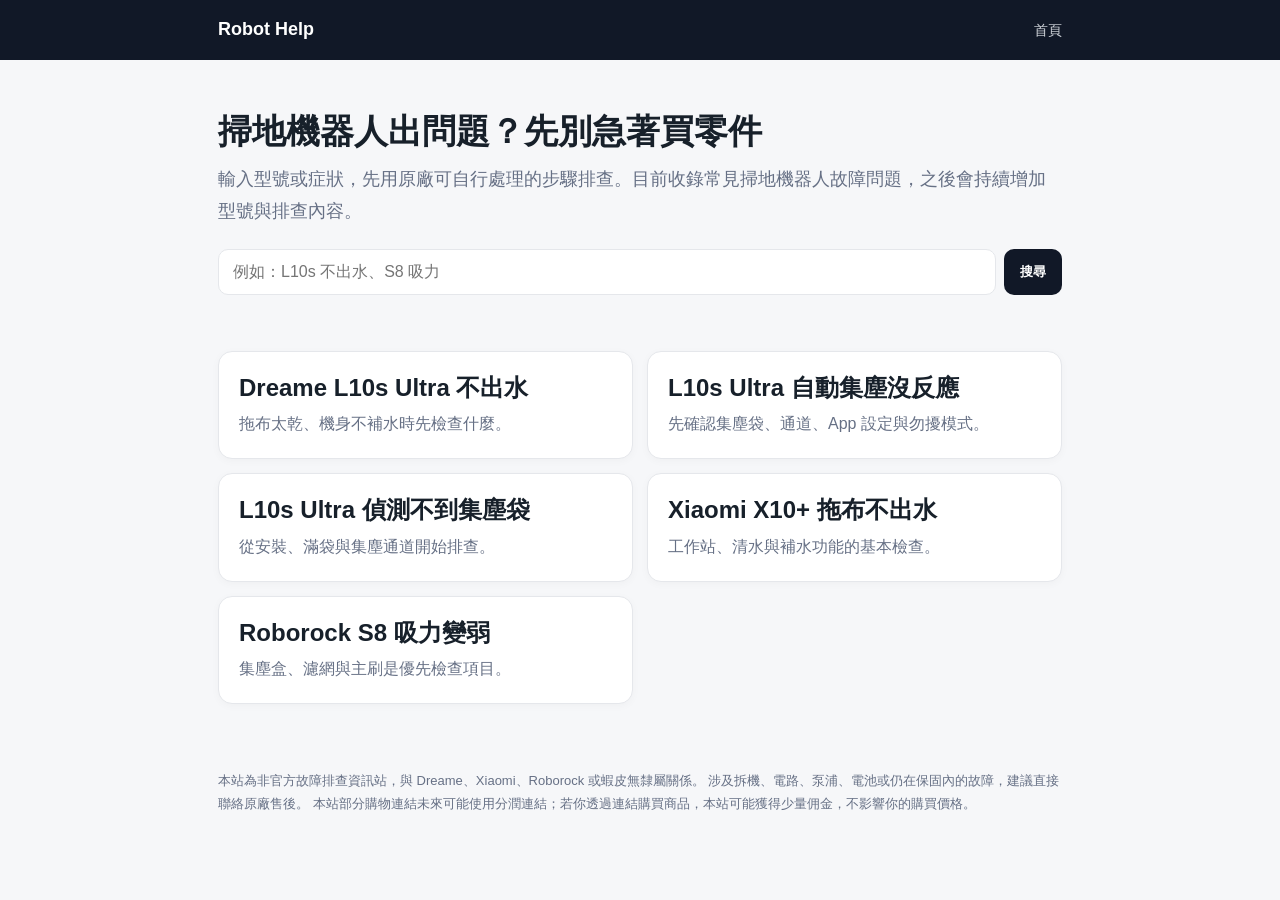
<file: index.html>
<!doctype html>
<html lang="zh-Hant">
<head>
<meta charset="utf-8">
<meta name="viewport" content="width=device-width,initial-scale=1">
<title>掃地機器人故障排查｜Robot Help</title>
<meta name="description" content="掃地機器人常見故障排查：Dreame L10s Ultra、Xiaomi X10+、Roborock S8。先用簡單步驟判斷問題，再決定是否需要耗材或送修。">
<link rel="canonical" href="https://jacklee-forai.github.io/robot-help/">
<link rel="stylesheet" href="style.css">
</head>
<body>
<header><div class="wrap">
<a class="logo" href="./">Robot Help</a>
<nav><a href="./">首頁</a></nav>
</div></header>
<main class="wrap">
<section class="hero">
<h1>掃地機器人出問題？先別急著買零件</h1>
<p>輸入型號或症狀，先用原廠可自行處理的步驟排查。目前收錄常見掃地機器人故障問題，之後會持續增加型號與排查內容。</p>
<div class="searchbox">
<input id="siteSearch" type="search" placeholder="例如：L10s 不出水、S8 吸力">
<button id="searchBtn" type="button">搜尋</button>
</div>
<div id="results" class="small"></div>
</section>

<section class="grid">
<a class="card" data-search="dreame l10s ultra 不出水 拖布 太乾 水" href="l10s-no-water.html">
<h2>Dreame L10s Ultra 不出水</h2><p>拖布太乾、機身不補水時先檢查什麼。</p></a>

<a class="card" data-search="dreame l10s ultra 自動集塵 沒反應 集塵" href="l10s-auto-empty.html">
<h2>L10s Ultra 自動集塵沒反應</h2><p>先確認集塵袋、通道、App 設定與勿擾模式。</p></a>

<a class="card" data-search="dreame l10s ultra 集塵袋 偵測 不到" href="l10s-dustbag.html">
<h2>L10s Ultra 偵測不到集塵袋</h2><p>從安裝、滿袋與集塵通道開始排查。</p></a>

<a class="card" data-search="xiaomi x10+ 小米 拖布 不出水 水" href="x10-no-water.html">
<h2>Xiaomi X10+ 拖布不出水</h2><p>工作站、清水與補水功能的基本檢查。</p></a>

<a class="card" data-search="roborock s8 石頭 吸力 變弱 濾網 主刷" href="s8-low-suction.html">
<h2>Roborock S8 吸力變弱</h2><p>集塵盒、濾網與主刷是優先檢查項目。</p></a>
</section>
</main>
<footer><div class="wrap">
本站為非官方故障排查資訊站，與 Dreame、Xiaomi、Roborock 或蝦皮無隸屬關係。
涉及拆機、電路、泵浦、電池或仍在保固內的故障，建議直接聯絡原廠售後。
本站部分購物連結未來可能使用分潤連結；若你透過連結購買商品，本站可能獲得少量佣金，不影響你的購買價格。
</div></footer>
<script src="site.js"></script>
</body></html>
</file>
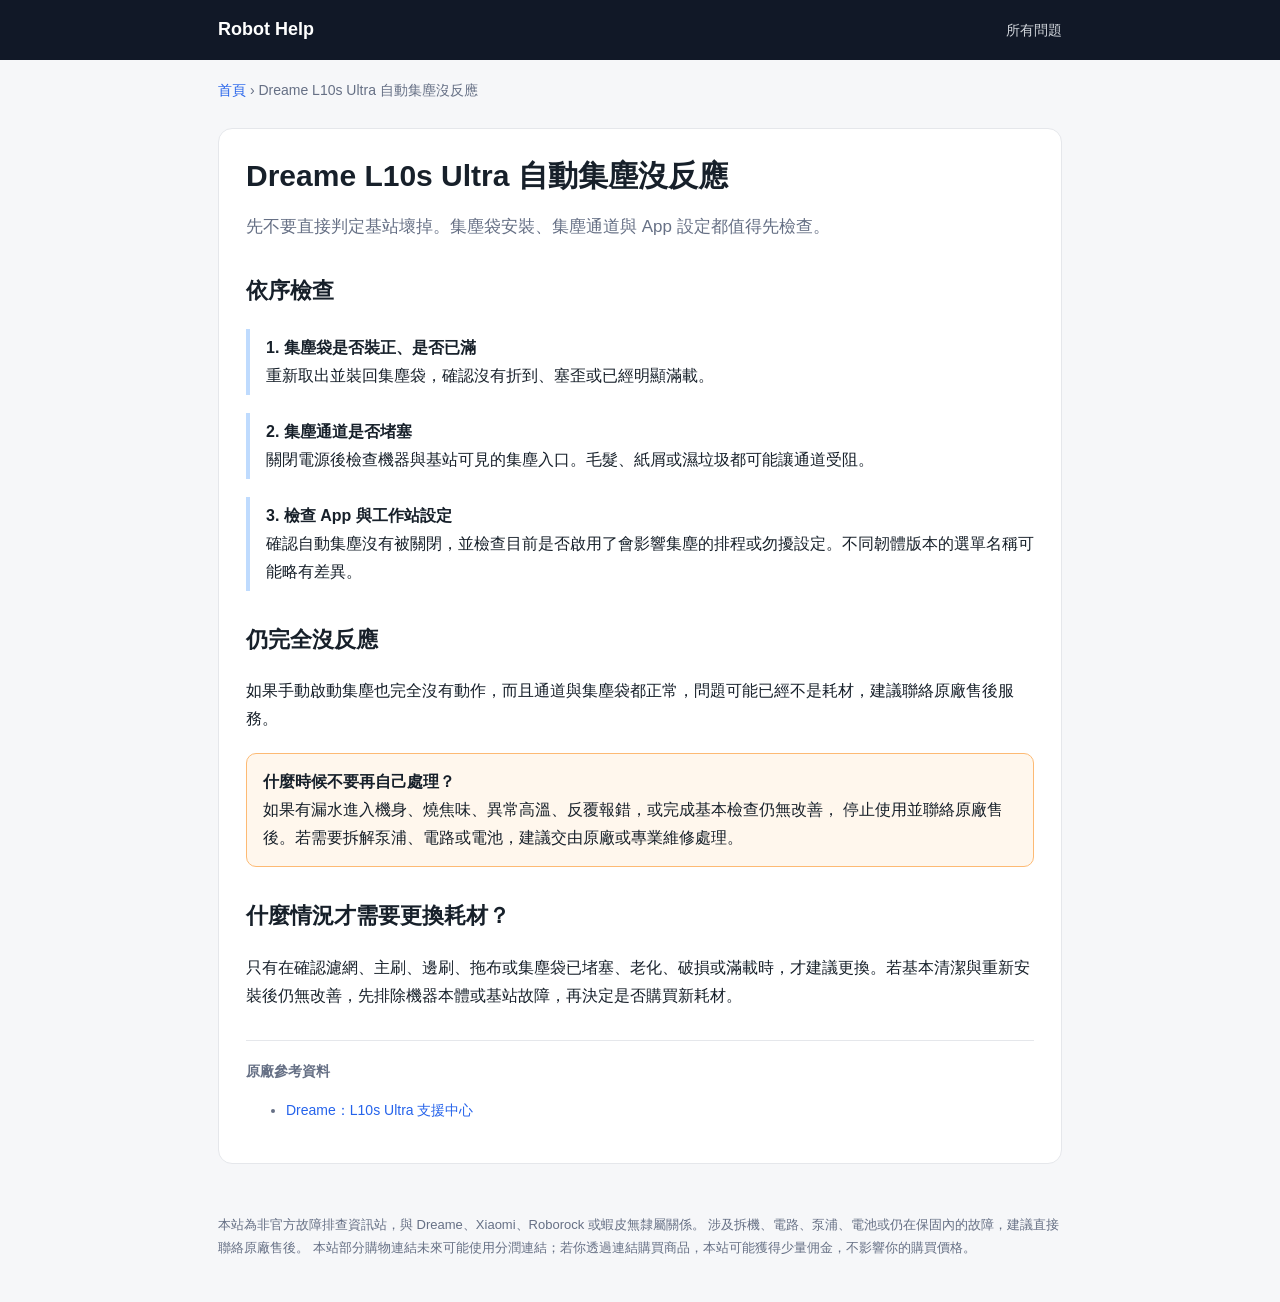
<file: l10s-auto-empty.html>
<!doctype html>
<html lang="zh-Hant">
<head>
<meta charset="utf-8">
<meta name="viewport" content="width=device-width,initial-scale=1">
<title>Dreame L10s Ultra 自動集塵沒反應｜Robot Help</title>
<meta name="description" content="先不要直接判定基站壞掉。集塵袋安裝、集塵通道與 App 設定都值得先檢查。">
<link rel="canonical" href="https://jacklee-forai.github.io/robot-help/l10s-auto-empty.html">
<link rel="stylesheet" href="style.css">
</head>
<body>
<header><div class="wrap">
<a class="logo" href="./">Robot Help</a>
<nav><a href="./">所有問題</a></nav>
</div></header>
<main class="wrap">
<div class="breadcrumb"><a href="./">首頁</a> › Dreame L10s Ultra 自動集塵沒反應</div>
<article class="article">
<h1>Dreame L10s Ultra 自動集塵沒反應</h1>
<p class="lead">先不要直接判定基站壞掉。集塵袋安裝、集塵通道與 App 設定都值得先檢查。</p>

<h2>依序檢查</h2>
<div class="step"><strong>1. 集塵袋是否裝正、是否已滿</strong><br>
重新取出並裝回集塵袋，確認沒有折到、塞歪或已經明顯滿載。</div>
<div class="step"><strong>2. 集塵通道是否堵塞</strong><br>
關閉電源後檢查機器與基站可見的集塵入口。毛髮、紙屑或濕垃圾都可能讓通道受阻。</div>
<div class="step"><strong>3. 檢查 App 與工作站設定</strong><br>
確認自動集塵沒有被關閉，並檢查目前是否啟用了會影響集塵的排程或勿擾設定。不同韌體版本的選單名稱可能略有差異。</div>
<h2>仍完全沒反應</h2>
<p>如果手動啟動集塵也完全沒有動作，而且通道與集塵袋都正常，問題可能已經不是耗材，建議聯絡原廠售後服務。</p>

<div class="note"><strong>什麼時候不要再自己處理？</strong><br>
如果有漏水進入機身、燒焦味、異常高溫、反覆報錯，或完成基本檢查仍無改善，
停止使用並聯絡原廠售後。若需要拆解泵浦、電路或電池，建議交由原廠或專業維修處理。</div>
<h2>什麼情況才需要更換耗材？</h2>
<p>只有在確認濾網、主刷、邊刷、拖布或集塵袋已堵塞、老化、破損或滿載時，才建議更換。若基本清潔與重新安裝後仍無改善，先排除機器本體或基站故障，再決定是否購買新耗材。</p>
<div class="sources"><strong>原廠參考資料</strong><ul><li><a href="https://support.dreametech.com/hc/en-us/sections/10376698635535-L10s-ULtra" rel="nofollow">Dreame：L10s Ultra 支援中心</a></li></ul></div>
</article>
</main>
<footer><div class="wrap">
本站為非官方故障排查資訊站，與 Dreame、Xiaomi、Roborock 或蝦皮無隸屬關係。
涉及拆機、電路、泵浦、電池或仍在保固內的故障，建議直接聯絡原廠售後。
本站部分購物連結未來可能使用分潤連結；若你透過連結購買商品，本站可能獲得少量佣金，不影響你的購買價格。
</div></footer>
</body></html>
</file>
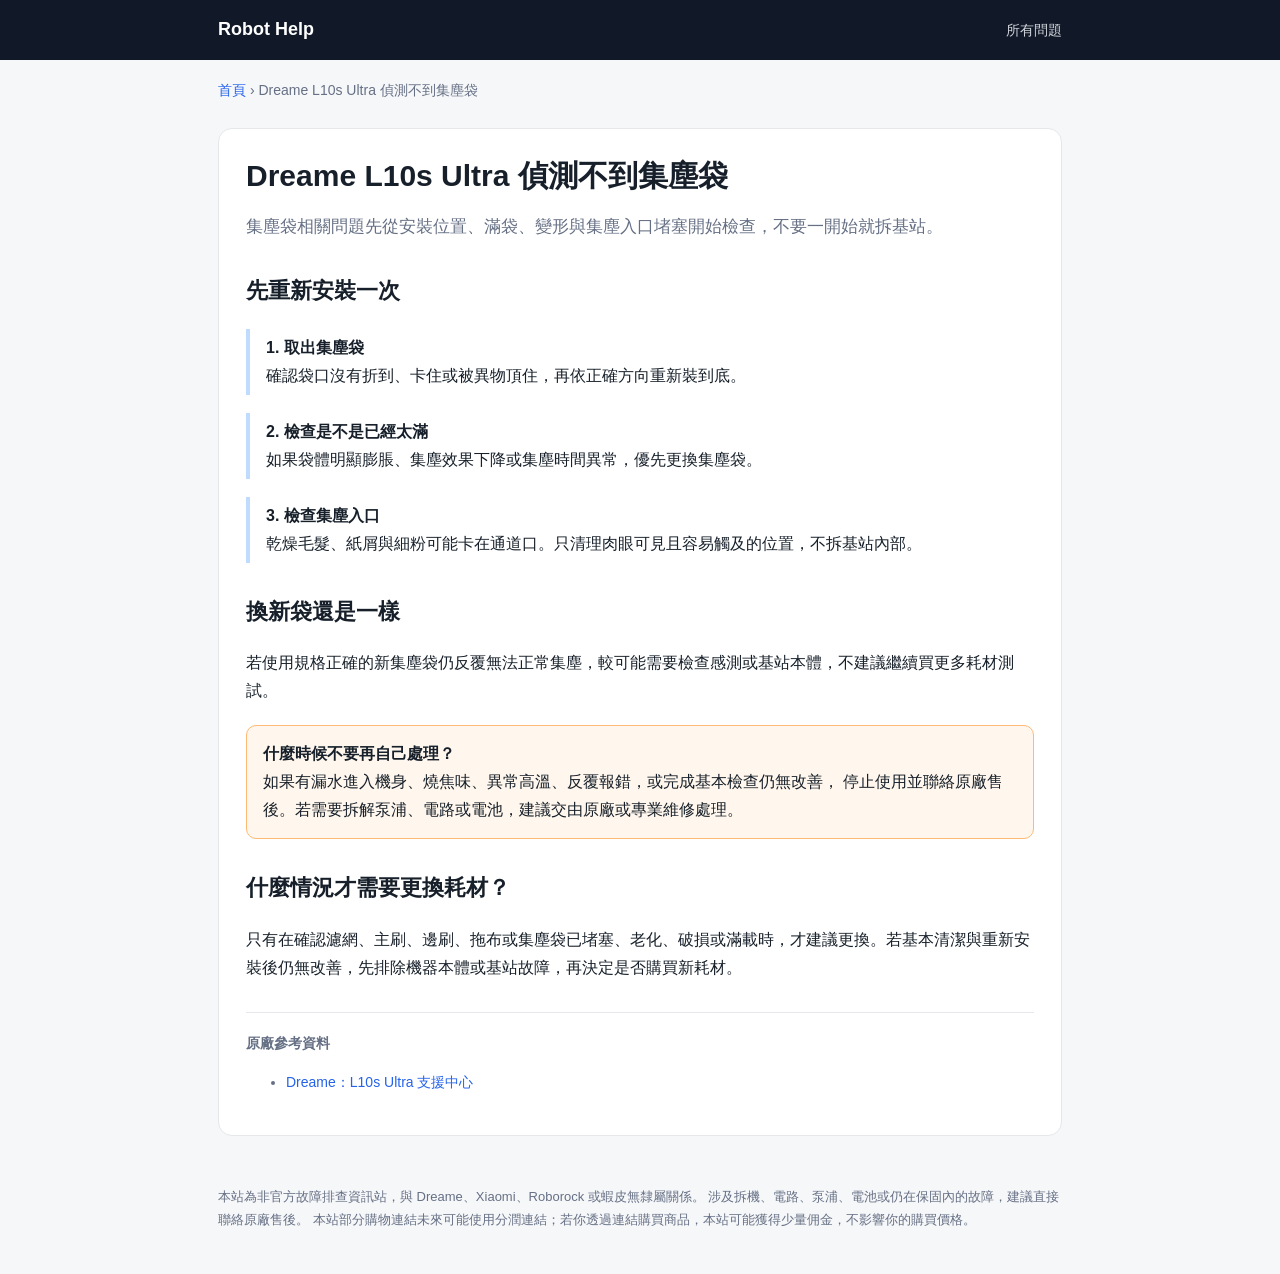
<file: l10s-dustbag.html>
<!doctype html>
<html lang="zh-Hant">
<head>
<meta charset="utf-8">
<meta name="viewport" content="width=device-width,initial-scale=1">
<title>Dreame L10s Ultra 偵測不到集塵袋｜Robot Help</title>
<meta name="description" content="集塵袋相關問題先從安裝位置、滿袋、變形與集塵入口堵塞開始檢查，不要一開始就拆基站。">
<link rel="canonical" href="https://jacklee-forai.github.io/robot-help/l10s-dustbag.html">
<link rel="stylesheet" href="style.css">
</head>
<body>
<header><div class="wrap">
<a class="logo" href="./">Robot Help</a>
<nav><a href="./">所有問題</a></nav>
</div></header>
<main class="wrap">
<div class="breadcrumb"><a href="./">首頁</a> › Dreame L10s Ultra 偵測不到集塵袋</div>
<article class="article">
<h1>Dreame L10s Ultra 偵測不到集塵袋</h1>
<p class="lead">集塵袋相關問題先從安裝位置、滿袋、變形與集塵入口堵塞開始檢查，不要一開始就拆基站。</p>

<h2>先重新安裝一次</h2>
<div class="step"><strong>1. 取出集塵袋</strong><br>
確認袋口沒有折到、卡住或被異物頂住，再依正確方向重新裝到底。</div>
<div class="step"><strong>2. 檢查是不是已經太滿</strong><br>
如果袋體明顯膨脹、集塵效果下降或集塵時間異常，優先更換集塵袋。</div>
<div class="step"><strong>3. 檢查集塵入口</strong><br>
乾燥毛髮、紙屑與細粉可能卡在通道口。只清理肉眼可見且容易觸及的位置，不拆基站內部。</div>
<h2>換新袋還是一樣</h2>
<p>若使用規格正確的新集塵袋仍反覆無法正常集塵，較可能需要檢查感測或基站本體，不建議繼續買更多耗材測試。</p>

<div class="note"><strong>什麼時候不要再自己處理？</strong><br>
如果有漏水進入機身、燒焦味、異常高溫、反覆報錯，或完成基本檢查仍無改善，
停止使用並聯絡原廠售後。若需要拆解泵浦、電路或電池，建議交由原廠或專業維修處理。</div>
<h2>什麼情況才需要更換耗材？</h2>
<p>只有在確認濾網、主刷、邊刷、拖布或集塵袋已堵塞、老化、破損或滿載時，才建議更換。若基本清潔與重新安裝後仍無改善，先排除機器本體或基站故障，再決定是否購買新耗材。</p>
<div class="sources"><strong>原廠參考資料</strong><ul><li><a href="https://support.dreametech.com/hc/en-us/sections/10376698635535-L10s-ULtra" rel="nofollow">Dreame：L10s Ultra 支援中心</a></li></ul></div>
</article>
</main>
<footer><div class="wrap">
本站為非官方故障排查資訊站，與 Dreame、Xiaomi、Roborock 或蝦皮無隸屬關係。
涉及拆機、電路、泵浦、電池或仍在保固內的故障，建議直接聯絡原廠售後。
本站部分購物連結未來可能使用分潤連結；若你透過連結購買商品，本站可能獲得少量佣金，不影響你的購買價格。
</div></footer>
</body></html>
</file>
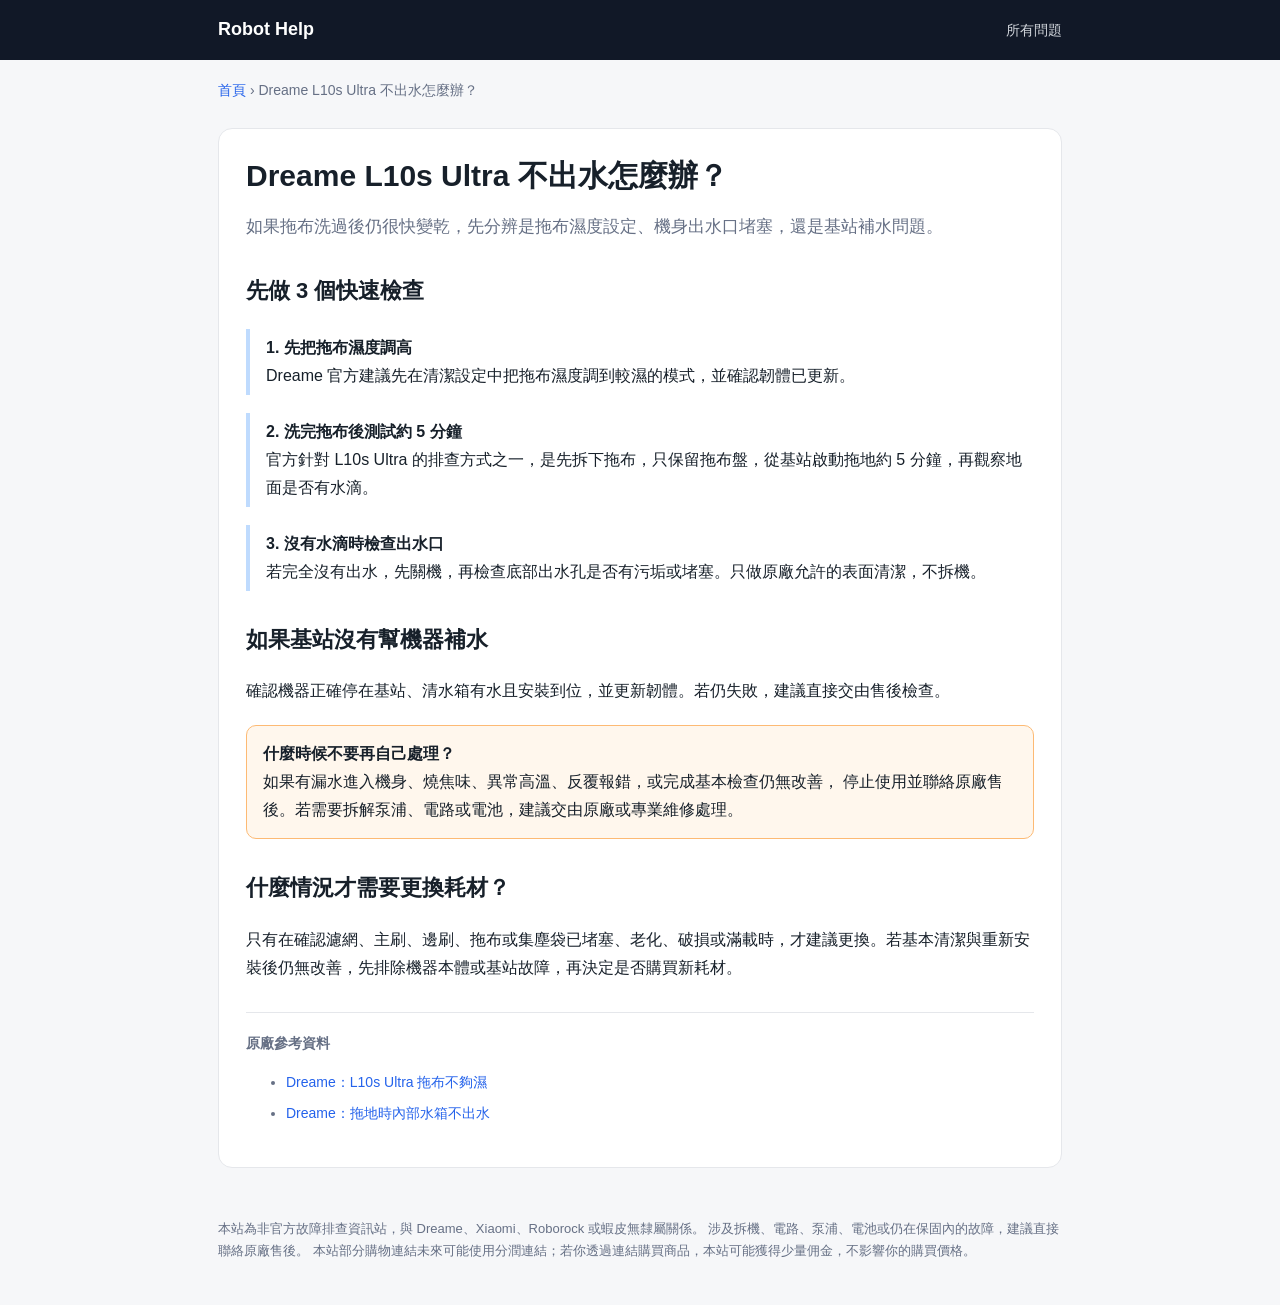
<file: l10s-no-water.html>
<!doctype html>
<html lang="zh-Hant">
<head>
<meta charset="utf-8">
<meta name="viewport" content="width=device-width,initial-scale=1">
<title>Dreame L10s Ultra 不出水怎麼辦？｜Robot Help</title>
<meta name="description" content="如果拖布洗過後仍很快變乾，先分辨是拖布濕度設定、機身出水口堵塞，還是基站補水問題。">
<link rel="canonical" href="https://jacklee-forai.github.io/robot-help/l10s-no-water.html">
<link rel="stylesheet" href="style.css">
</head>
<body>
<header><div class="wrap">
<a class="logo" href="./">Robot Help</a>
<nav><a href="./">所有問題</a></nav>
</div></header>
<main class="wrap">
<div class="breadcrumb"><a href="./">首頁</a> › Dreame L10s Ultra 不出水怎麼辦？</div>
<article class="article">
<h1>Dreame L10s Ultra 不出水怎麼辦？</h1>
<p class="lead">如果拖布洗過後仍很快變乾，先分辨是拖布濕度設定、機身出水口堵塞，還是基站補水問題。</p>

<h2>先做 3 個快速檢查</h2>
<div class="step"><strong>1. 先把拖布濕度調高</strong><br>
Dreame 官方建議先在清潔設定中把拖布濕度調到較濕的模式，並確認韌體已更新。</div>
<div class="step"><strong>2. 洗完拖布後測試約 5 分鐘</strong><br>
官方針對 L10s Ultra 的排查方式之一，是先拆下拖布，只保留拖布盤，從基站啟動拖地約 5 分鐘，再觀察地面是否有水滴。</div>
<div class="step"><strong>3. 沒有水滴時檢查出水口</strong><br>
若完全沒有出水，先關機，再檢查底部出水孔是否有污垢或堵塞。只做原廠允許的表面清潔，不拆機。</div>
<h2>如果基站沒有幫機器補水</h2>
<p>確認機器正確停在基站、清水箱有水且安裝到位，並更新韌體。若仍失敗，建議直接交由售後檢查。</p>

<div class="note"><strong>什麼時候不要再自己處理？</strong><br>
如果有漏水進入機身、燒焦味、異常高溫、反覆報錯，或完成基本檢查仍無改善，
停止使用並聯絡原廠售後。若需要拆解泵浦、電路或電池，建議交由原廠或專業維修處理。</div>
<h2>什麼情況才需要更換耗材？</h2>
<p>只有在確認濾網、主刷、邊刷、拖布或集塵袋已堵塞、老化、破損或滿載時，才建議更換。若基本清潔與重新安裝後仍無改善，先排除機器本體或基站故障，再決定是否購買新耗材。</p>
<div class="sources"><strong>原廠參考資料</strong><ul><li><a href="https://support.dreametech.com/hc/en-us/articles/12949107372815-How-to-Resolve-the-Issue-of-the-Mop-Pad-Not-Being-Wet-Enough-on-L10s-Ultra-or-L20-Ultra" rel="nofollow">Dreame：L10s Ultra 拖布不夠濕</a></li>
<li><a href="https://support.dreametech.com/hc/en-us/articles/12949118430991-How-to-Troubleshoot-No-Water-Coming-Out-of-the-Inner-Water-Tank-When-Mopping" rel="nofollow">Dreame：拖地時內部水箱不出水</a></li></ul></div>
</article>
</main>
<footer><div class="wrap">
本站為非官方故障排查資訊站，與 Dreame、Xiaomi、Roborock 或蝦皮無隸屬關係。
涉及拆機、電路、泵浦、電池或仍在保固內的故障，建議直接聯絡原廠售後。
本站部分購物連結未來可能使用分潤連結；若你透過連結購買商品，本站可能獲得少量佣金，不影響你的購買價格。
</div></footer>
</body></html>
</file>
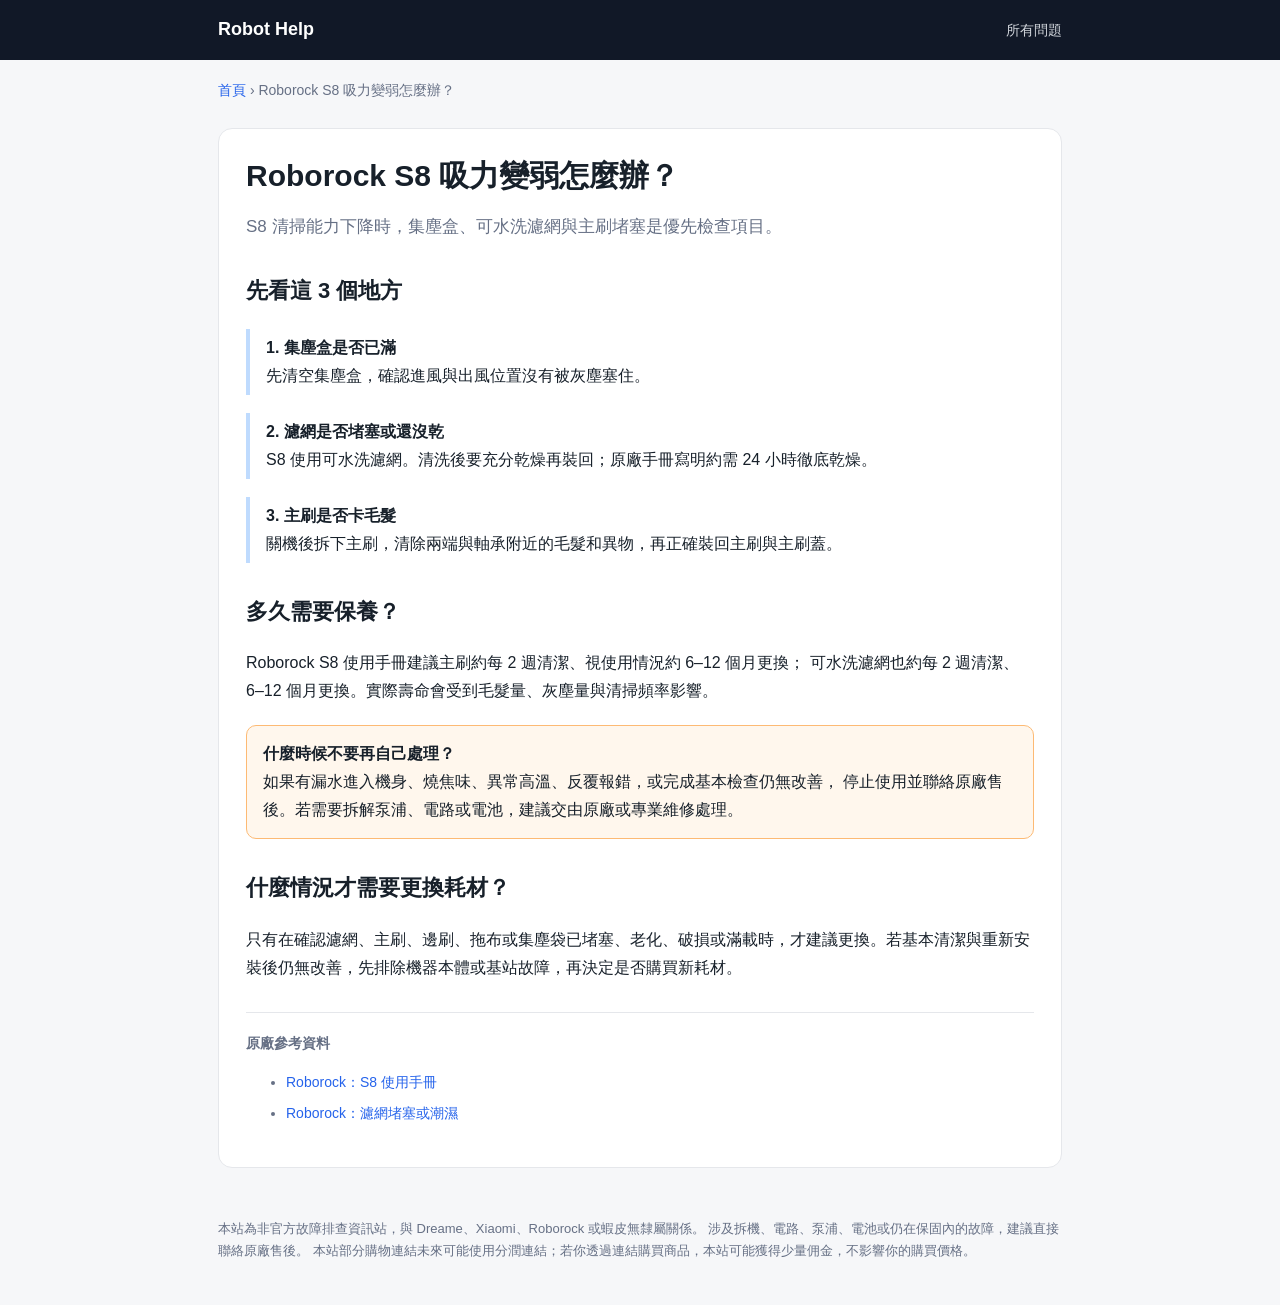
<file: s8-low-suction.html>
<!doctype html>
<html lang="zh-Hant">
<head>
<meta charset="utf-8">
<meta name="viewport" content="width=device-width,initial-scale=1">
<title>Roborock S8 吸力變弱怎麼辦？｜Robot Help</title>
<meta name="description" content="S8 清掃能力下降時，集塵盒、可水洗濾網與主刷堵塞是優先檢查項目。">
<link rel="canonical" href="https://jacklee-forai.github.io/robot-help/s8-low-suction.html">
<link rel="stylesheet" href="style.css">
</head>
<body>
<header><div class="wrap">
<a class="logo" href="./">Robot Help</a>
<nav><a href="./">所有問題</a></nav>
</div></header>
<main class="wrap">
<div class="breadcrumb"><a href="./">首頁</a> › Roborock S8 吸力變弱怎麼辦？</div>
<article class="article">
<h1>Roborock S8 吸力變弱怎麼辦？</h1>
<p class="lead">S8 清掃能力下降時，集塵盒、可水洗濾網與主刷堵塞是優先檢查項目。</p>

<h2>先看這 3 個地方</h2>
<div class="step"><strong>1. 集塵盒是否已滿</strong><br>
先清空集塵盒，確認進風與出風位置沒有被灰塵塞住。</div>
<div class="step"><strong>2. 濾網是否堵塞或還沒乾</strong><br>
S8 使用可水洗濾網。清洗後要充分乾燥再裝回；原廠手冊寫明約需 24 小時徹底乾燥。</div>
<div class="step"><strong>3. 主刷是否卡毛髮</strong><br>
關機後拆下主刷，清除兩端與軸承附近的毛髮和異物，再正確裝回主刷與主刷蓋。</div>
<h2>多久需要保養？</h2>
<p>Roborock S8 使用手冊建議主刷約每 2 週清潔、視使用情況約 6–12 個月更換；
可水洗濾網也約每 2 週清潔、6–12 個月更換。實際壽命會受到毛髮量、灰塵量與清掃頻率影響。</p>

<div class="note"><strong>什麼時候不要再自己處理？</strong><br>
如果有漏水進入機身、燒焦味、異常高溫、反覆報錯，或完成基本檢查仍無改善，
停止使用並聯絡原廠售後。若需要拆解泵浦、電路或電池，建議交由原廠或專業維修處理。</div>
<h2>什麼情況才需要更換耗材？</h2>
<p>只有在確認濾網、主刷、邊刷、拖布或集塵袋已堵塞、老化、破損或滿載時，才建議更換。若基本清潔與重新安裝後仍無改善，先排除機器本體或基站故障，再決定是否購買新耗材。</p>
<div class="sources"><strong>原廠參考資料</strong><ul><li><a href="https://support.roborock.com/hc/en-us/articles/17818641076633-Roborock-S8-FCC-User-manual" rel="nofollow">Roborock：S8 使用手冊</a></li>
<li><a href="https://support.roborock.com/hc/en-us/articles/900005909006-What-should-I-do-when-the-robot-says-the-filter-is-blocked-or-wet" rel="nofollow">Roborock：濾網堵塞或潮濕</a></li></ul></div>
</article>
</main>
<footer><div class="wrap">
本站為非官方故障排查資訊站，與 Dreame、Xiaomi、Roborock 或蝦皮無隸屬關係。
涉及拆機、電路、泵浦、電池或仍在保固內的故障，建議直接聯絡原廠售後。
本站部分購物連結未來可能使用分潤連結；若你透過連結購買商品，本站可能獲得少量佣金，不影響你的購買價格。
</div></footer>
</body></html>
</file>
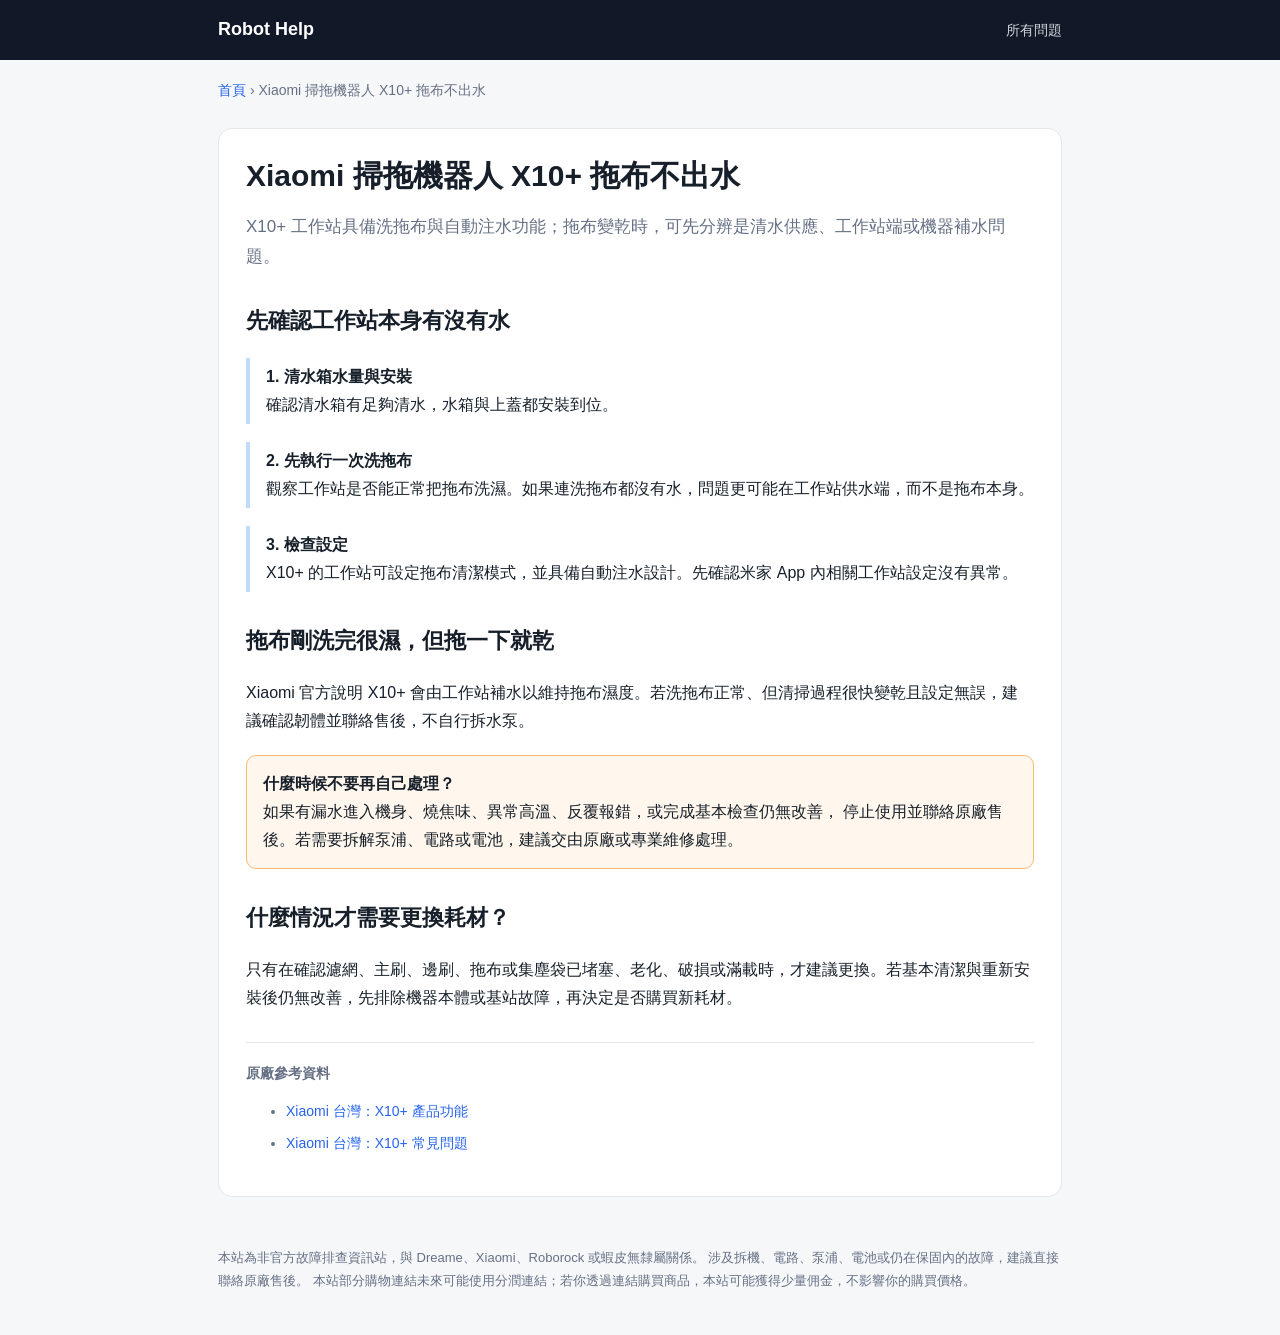
<file: x10-no-water.html>
<!doctype html>
<html lang="zh-Hant">
<head>
<meta charset="utf-8">
<meta name="viewport" content="width=device-width,initial-scale=1">
<title>Xiaomi 掃拖機器人 X10+ 拖布不出水｜Robot Help</title>
<meta name="description" content="X10+ 工作站具備洗拖布與自動注水功能；拖布變乾時，可先分辨是清水供應、工作站端或機器補水問題。">
<link rel="canonical" href="https://jacklee-forai.github.io/robot-help/x10-no-water.html">
<link rel="stylesheet" href="style.css">
</head>
<body>
<header><div class="wrap">
<a class="logo" href="./">Robot Help</a>
<nav><a href="./">所有問題</a></nav>
</div></header>
<main class="wrap">
<div class="breadcrumb"><a href="./">首頁</a> › Xiaomi 掃拖機器人 X10+ 拖布不出水</div>
<article class="article">
<h1>Xiaomi 掃拖機器人 X10+ 拖布不出水</h1>
<p class="lead">X10+ 工作站具備洗拖布與自動注水功能；拖布變乾時，可先分辨是清水供應、工作站端或機器補水問題。</p>

<h2>先確認工作站本身有沒有水</h2>
<div class="step"><strong>1. 清水箱水量與安裝</strong><br>
確認清水箱有足夠清水，水箱與上蓋都安裝到位。</div>
<div class="step"><strong>2. 先執行一次洗拖布</strong><br>
觀察工作站是否能正常把拖布洗濕。如果連洗拖布都沒有水，問題更可能在工作站供水端，而不是拖布本身。</div>
<div class="step"><strong>3. 檢查設定</strong><br>
X10+ 的工作站可設定拖布清潔模式，並具備自動注水設計。先確認米家 App 內相關工作站設定沒有異常。</div>
<h2>拖布剛洗完很濕，但拖一下就乾</h2>
<p>Xiaomi 官方說明 X10+ 會由工作站補水以維持拖布濕度。若洗拖布正常、但清掃過程很快變乾且設定無誤，建議確認韌體並聯絡售後，不自行拆水泵。</p>

<div class="note"><strong>什麼時候不要再自己處理？</strong><br>
如果有漏水進入機身、燒焦味、異常高溫、反覆報錯，或完成基本檢查仍無改善，
停止使用並聯絡原廠售後。若需要拆解泵浦、電路或電池，建議交由原廠或專業維修處理。</div>
<h2>什麼情況才需要更換耗材？</h2>
<p>只有在確認濾網、主刷、邊刷、拖布或集塵袋已堵塞、老化、破損或滿載時，才建議更換。若基本清潔與重新安裝後仍無改善，先排除機器本體或基站故障，再決定是否購買新耗材。</p>
<div class="sources"><strong>原廠參考資料</strong><ul><li><a href="https://www.mi.com/tw/product/xiaomi-robot-vacuum-x10-plus/" rel="nofollow">Xiaomi 台灣：X10+ 產品功能</a></li>
<li><a href="https://www.mi.com/tw/support/faq/details/KA-12391/" rel="nofollow">Xiaomi 台灣：X10+ 常見問題</a></li></ul></div>
</article>
</main>
<footer><div class="wrap">
本站為非官方故障排查資訊站，與 Dreame、Xiaomi、Roborock 或蝦皮無隸屬關係。
涉及拆機、電路、泵浦、電池或仍在保固內的故障，建議直接聯絡原廠售後。
本站部分購物連結未來可能使用分潤連結；若你透過連結購買商品，本站可能獲得少量佣金，不影響你的購買價格。
</div></footer>
</body></html>
</file>
<file: style.css>
:root{
  --bg:#f6f7f9;--card:#fff;--text:#17202a;--muted:#667085;
  --line:#e5e7eb;--brand:#2563eb;--brand2:#1d4ed8;
  --note:#fff7ed;--noteline:#fdba74;--soft:#eef2ff;
}
*{box-sizing:border-box}
html{scroll-behavior:smooth}
body{
  margin:0;background:var(--bg);color:var(--text);line-height:1.75;
  font-family:-apple-system,BlinkMacSystemFont,"Segoe UI","Noto Sans TC",
  "PingFang TC","Microsoft JhengHei",sans-serif;
}
a{color:var(--brand);text-decoration:none}
a:hover{text-decoration:underline}
.wrap{max-width:880px;margin:auto;padding:0 18px}
header{background:#111827;color:#fff}
header .wrap{
  display:flex;align-items:center;justify-content:space-between;
  padding-top:14px;padding-bottom:14px;gap:16px
}
.logo{font-weight:800;color:#fff;font-size:18px}
nav a{color:#d1d5db;margin-left:14px;font-size:14px}
.hero{padding:50px 0 28px}
.hero h1{font-size:34px;line-height:1.25;margin:0 0 12px}
.hero p{color:var(--muted);font-size:18px;margin:0}
.searchbox{display:flex;gap:8px;margin:22px 0 4px}
.searchbox input{
  flex:1;padding:13px 14px;border:1px solid var(--line);
  border-radius:10px;font-size:16px;background:#fff
}
.searchbox button{
  padding:12px 16px;border:0;border-radius:10px;background:#111827;
  color:#fff;font-weight:700
}
.grid{
  display:grid;grid-template-columns:repeat(2,minmax(0,1fr));
  gap:14px;margin:24px 0 42px
}
.card{
  display:block;background:var(--card);border:1px solid var(--line);
  border-radius:14px;padding:20px;color:var(--text);
  box-shadow:0 2px 8px rgba(0,0,0,.03)
}
.card:hover{border-color:#bfdbfe;text-decoration:none}
.card h2,.card h3{margin:0 0 6px;line-height:1.35}
.card p{margin:0;color:var(--muted)}
.article{
  background:var(--card);border:1px solid var(--line);
  border-radius:14px;padding:27px;margin:26px 0
}
.article h1{font-size:30px;line-height:1.3;margin:0 0 8px}
.article h2{font-size:22px;margin-top:30px}
.lead{font-size:17px;color:var(--muted)}
.step{
  border-left:4px solid #bfdbfe;padding:5px 0 5px 16px;margin:18px 0
}
.note{
  background:var(--note);border:1px solid var(--noteline);
  border-radius:10px;padding:14px 16px;margin:20px 0
}
.cta{
  display:inline-block;background:var(--brand);color:#fff!important;
  padding:12px 18px;border-radius:10px;font-weight:700;margin:8px 0
}
.cta:hover{background:var(--brand2);text-decoration:none}
.cta.disabled{background:#9ca3af;cursor:not-allowed}
.sources{
  font-size:14px;color:var(--muted);border-top:1px solid var(--line);
  padding-top:18px;margin-top:30px
}
.sources li{margin:7px 0}
.breadcrumb{font-size:14px;color:var(--muted);margin:18px 0}
footer{color:var(--muted);font-size:13px;padding:24px 0 42px}
.tag{
  display:inline-block;font-size:12px;background:var(--soft);
  color:#3730a3;border-radius:999px;padding:4px 9px;margin-bottom:8px
}
.small{font-size:14px;color:var(--muted)}
@media(max-width:640px){
  .hero{padding:34px 0 18px}
  .hero h1{font-size:28px}
  .hero p{font-size:16px}
  .grid{grid-template-columns:1fr}
  .article{padding:20px}
  .article h1{font-size:26px}
  nav{display:none}
}
</file>
